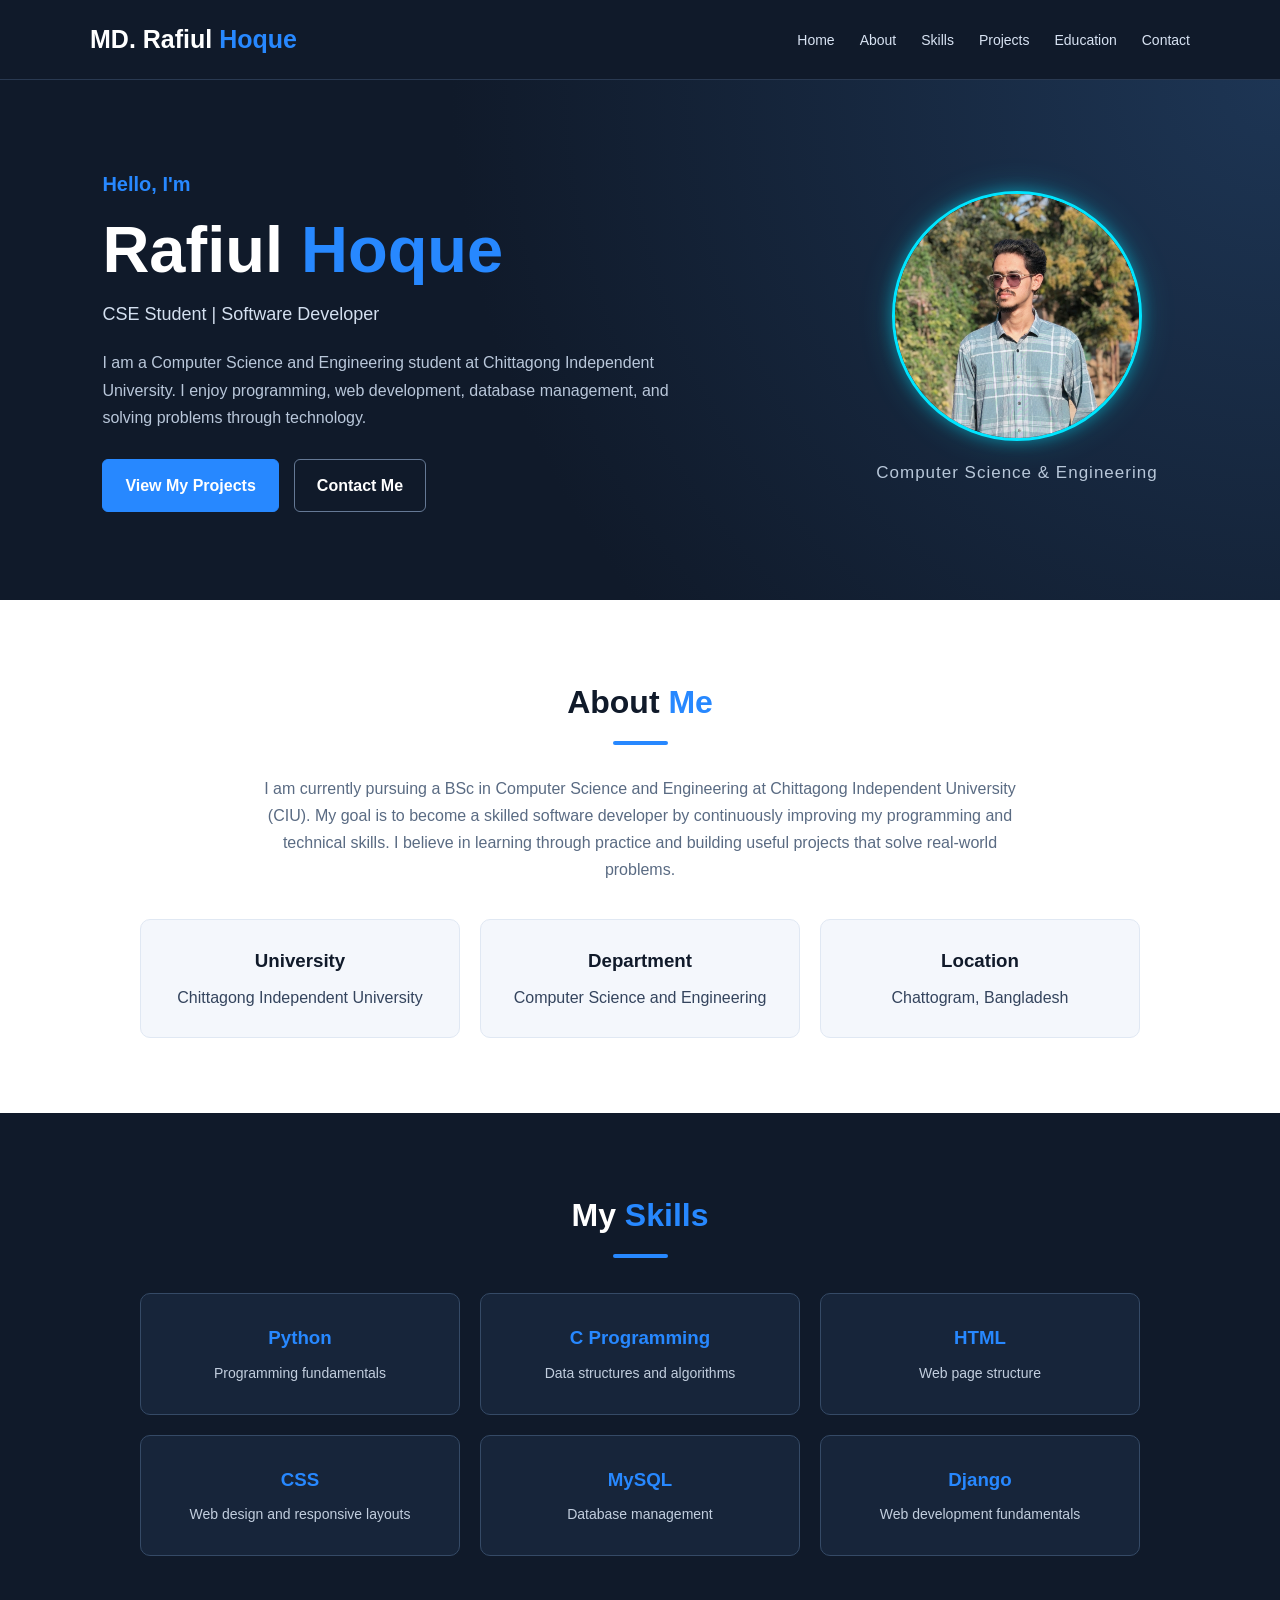
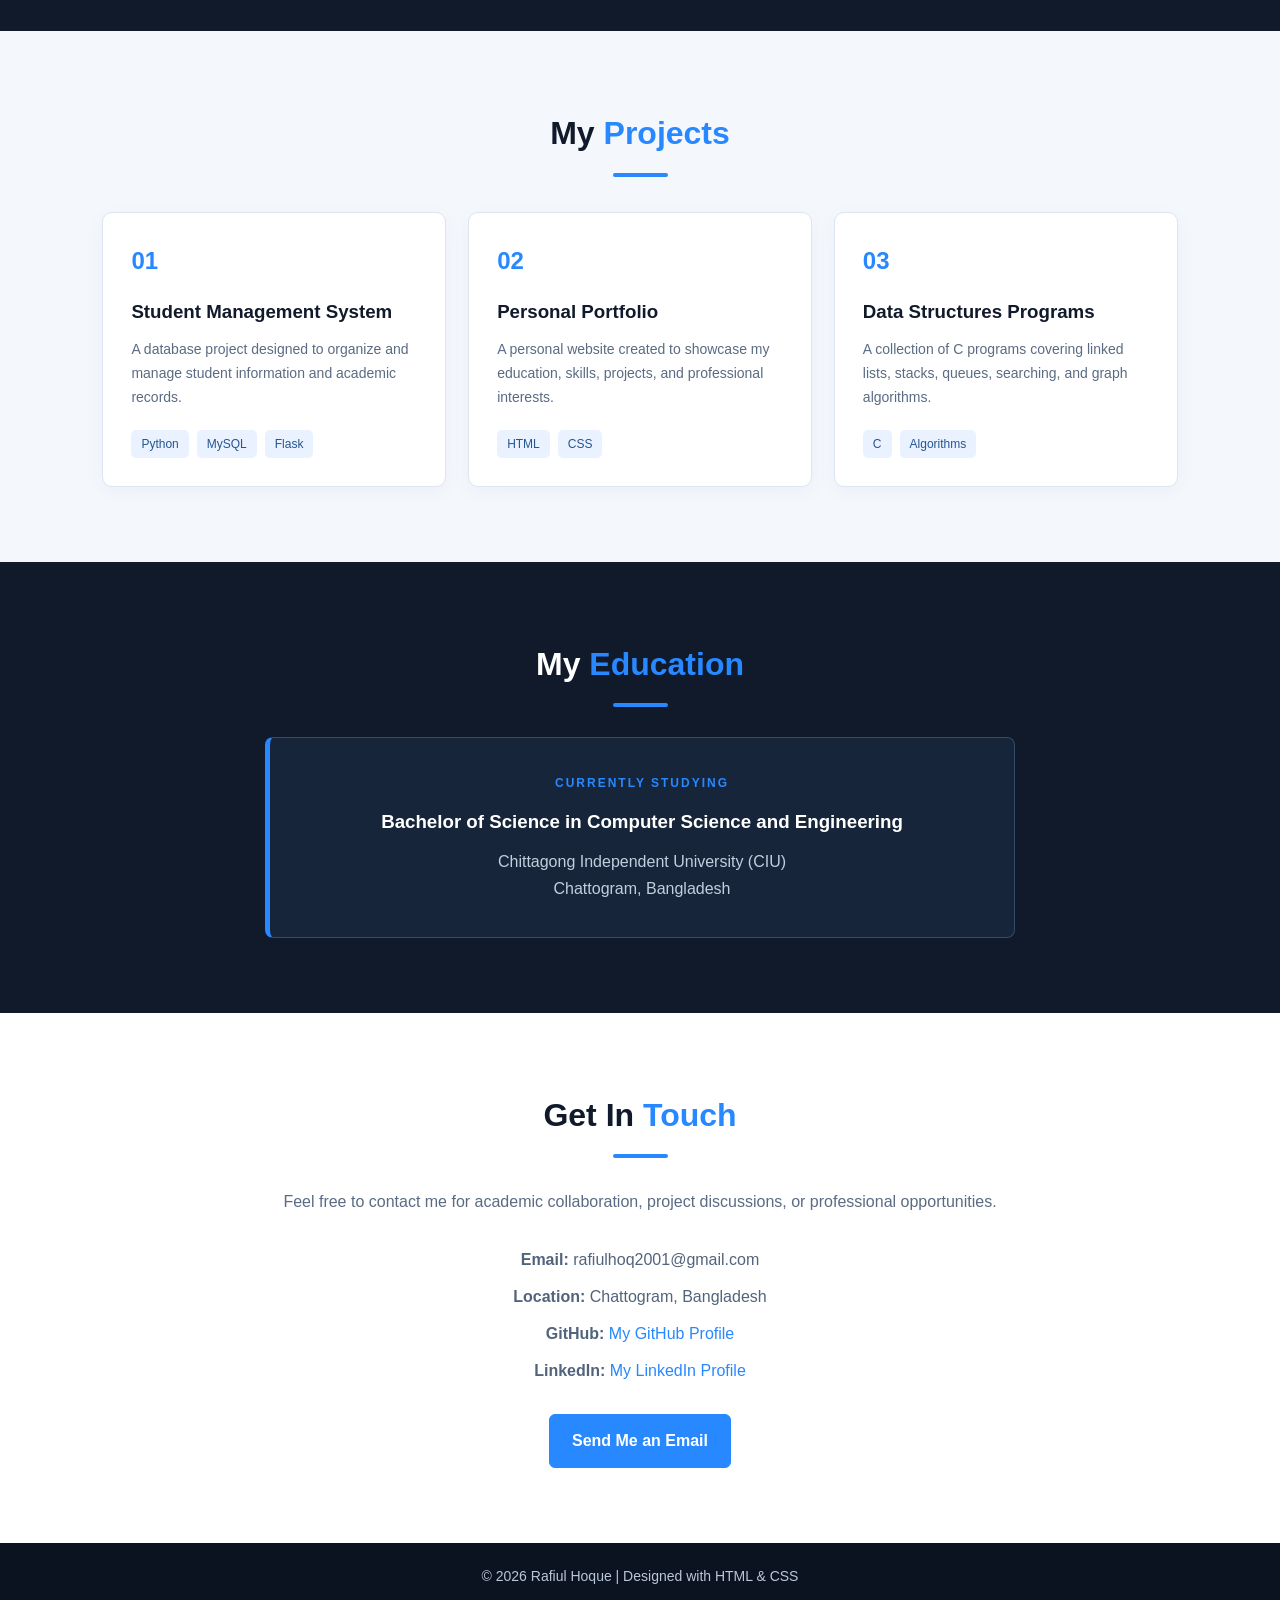
<file: index.html>
<!DOCTYPE html>
<html lang="en">
<head>
    <meta charset="UTF-8">
    <meta name="viewport" content="width=device-width, initial-scale=1.0">
    <title>CSE Portfolio</title>
    <link rel="stylesheet" href="index.css">
</head>
<body>

    <!-- Navigation -->
    <header>
        <nav class="navbar">
            <a href="#home" class="logo">MD. Rafiul<span> Hoque</span></a>

            <ul class="nav-links">
                <li><a href="#home">Home</a></li>
                <li><a href="#about">About</a></li>
                <li><a href="#skills">Skills</a></li>
                <li><a href="#projects">Projects</a></li>
                <li><a href="#education">Education</a></li>
                <li><a href="#contact">Contact</a></li>
            </ul>
        </nav>
    </header>

    <!-- Hero Section -->
    <section id="home" class="hero">
        <div class="hero-content">
            <p class="welcome">Hello, I'm</p>
            <h1>Rafiul <span>Hoque</span></h1>
            <h3>CSE Student | Software Developer</h3>

            <p class="description">
                I am a Computer Science and Engineering student at
                Chittagong Independent University. I enjoy programming,
                web development, database management, and solving problems
                through technology.
            </p>

            <div class="hero-buttons">
                <a href="#projects" class="btn">View My Projects</a>
                <a href="#contact" class="btn btn-outline">Contact Me</a>
            </div>
        </div>

        <div class="profile">
            <img src="./images/image.jpg" alt="My Photo">
            <p>Computer Science & Engineering</p>
        </div>
    </section>

    <!-- About Section -->
    <section id="about" class="section about">
        <h2>About <span>Me</span></h2>
        <div class="underline"></div>

        <p class="section-text">
            I am currently pursuing a BSc in Computer Science and
            Engineering at Chittagong Independent University (CIU).
            My goal is to become a skilled software developer by
            continuously improving my programming and technical skills.
            I believe in learning through practice and building useful
            projects that solve real-world problems.
        </p>

        <div class="about-details">
            <div class="detail-card">
                <h3>University</h3>
                <p>Chittagong Independent University</p>
            </div>

            <div class="detail-card">
                <h3>Department</h3>
                <p>Computer Science and Engineering</p>
            </div>

            <div class="detail-card">
                <h3>Location</h3>
                <p>Chattogram, Bangladesh</p>
            </div>
        </div>
    </section>

    <!-- Skills Section -->
    <section id="skills" class="section skills">
        <h2>My <span>Skills</span></h2>
        <div class="underline"></div>

        <div class="skills-container">
            <div class="skill-card">
                <h3>Python</h3>
                <p>Programming fundamentals</p>
            </div>

            <div class="skill-card">
                <h3>C Programming</h3>
                <p>Data structures and algorithms</p>
            </div>

            <div class="skill-card">
                <h3>HTML</h3>
                <p>Web page structure</p>
            </div>

            <div class="skill-card">
                <h3>CSS</h3>
                <p>Web design and responsive layouts</p>
            </div>

            <div class="skill-card">
                <h3>MySQL</h3>
                <p>Database management</p>
            </div>

            <div class="skill-card">
                <h3>Django</h3>
                <p>Web development fundamentals</p>
            </div>
        </div>
    </section>

    <!-- Projects Section -->
    <section id="projects" class="section projects">
        <h2>My <span>Projects</span></h2>
        <div class="underline"></div>

        <div class="projects-container">

            <div class="project-card">
                <div class="project-number">01</div>
                <h3>Student Management System</h3>
                <p>
                    A database project designed to organize and manage
                    student information and academic records.
                </p>
                <div class="tags">
                    <span>Python</span>
                    <span>MySQL</span>
                    <span>Flask</span>
                </div>
            </div>

            <div class="project-card">
                <div class="project-number">02</div>
                <h3>Personal Portfolio</h3>
                <p>
                    A personal website created to showcase my education,
                    skills, projects, and professional interests.
                </p>
                <div class="tags">
                    <span>HTML</span>
                    <span>CSS</span>
                </div>
            </div>

            <div class="project-card">
                <div class="project-number">03</div>
                <h3>Data Structures Programs</h3>
                <p>
                    A collection of C programs covering linked lists,
                    stacks, queues, searching, and graph algorithms.
                </p>
                <div class="tags">
                    <span>C</span>
                    <span>Algorithms</span>
                </div>
            </div>

        </div>
    </section>

    <!-- Education Section -->
    <section id="education" class="section education">
        <h2>My <span>Education</span></h2>
        <div class="underline"></div>

        <div class="education-card">
            <p class="education-label">CURRENTLY STUDYING</p>
            <h3>Bachelor of Science in Computer Science and Engineering</h3>
            <p>Chittagong Independent University (CIU)</p>
            <p>Chattogram, Bangladesh</p>
        </div>
    </section>

    <!-- Contact Section -->
    <section id="contact" class="section contact">
        <h2>Get In <span>Touch</span></h2>
        <div class="underline"></div>

        <p class="section-text">
            Feel free to contact me for academic collaboration,
            project discussions, or professional opportunities.
        </p>

        <div class="contact-info">
            <p><strong>Email:</strong> rafiulhoq2001@gmail.com</p>
            <p><strong>Location:</strong> Chattogram, Bangladesh</p>
            <p><strong>GitHub:</strong>
                <a href="https://github.com/">My GitHub Profile</a>
            </p>
            <p><strong>LinkedIn:</strong>
                <a href="https://www.linkedin.com/">My LinkedIn Profile</a>
            </p>
        </div>

        <a href="mailto:your.email@example.com" class="btn">
            Send Me an Email
        </a>
    </section>

    <!-- Footer -->
    <footer>
        <p>© 2026 Rafiul Hoque | Designed with HTML & CSS</p>
    </footer>

</body>
</html>
</file>
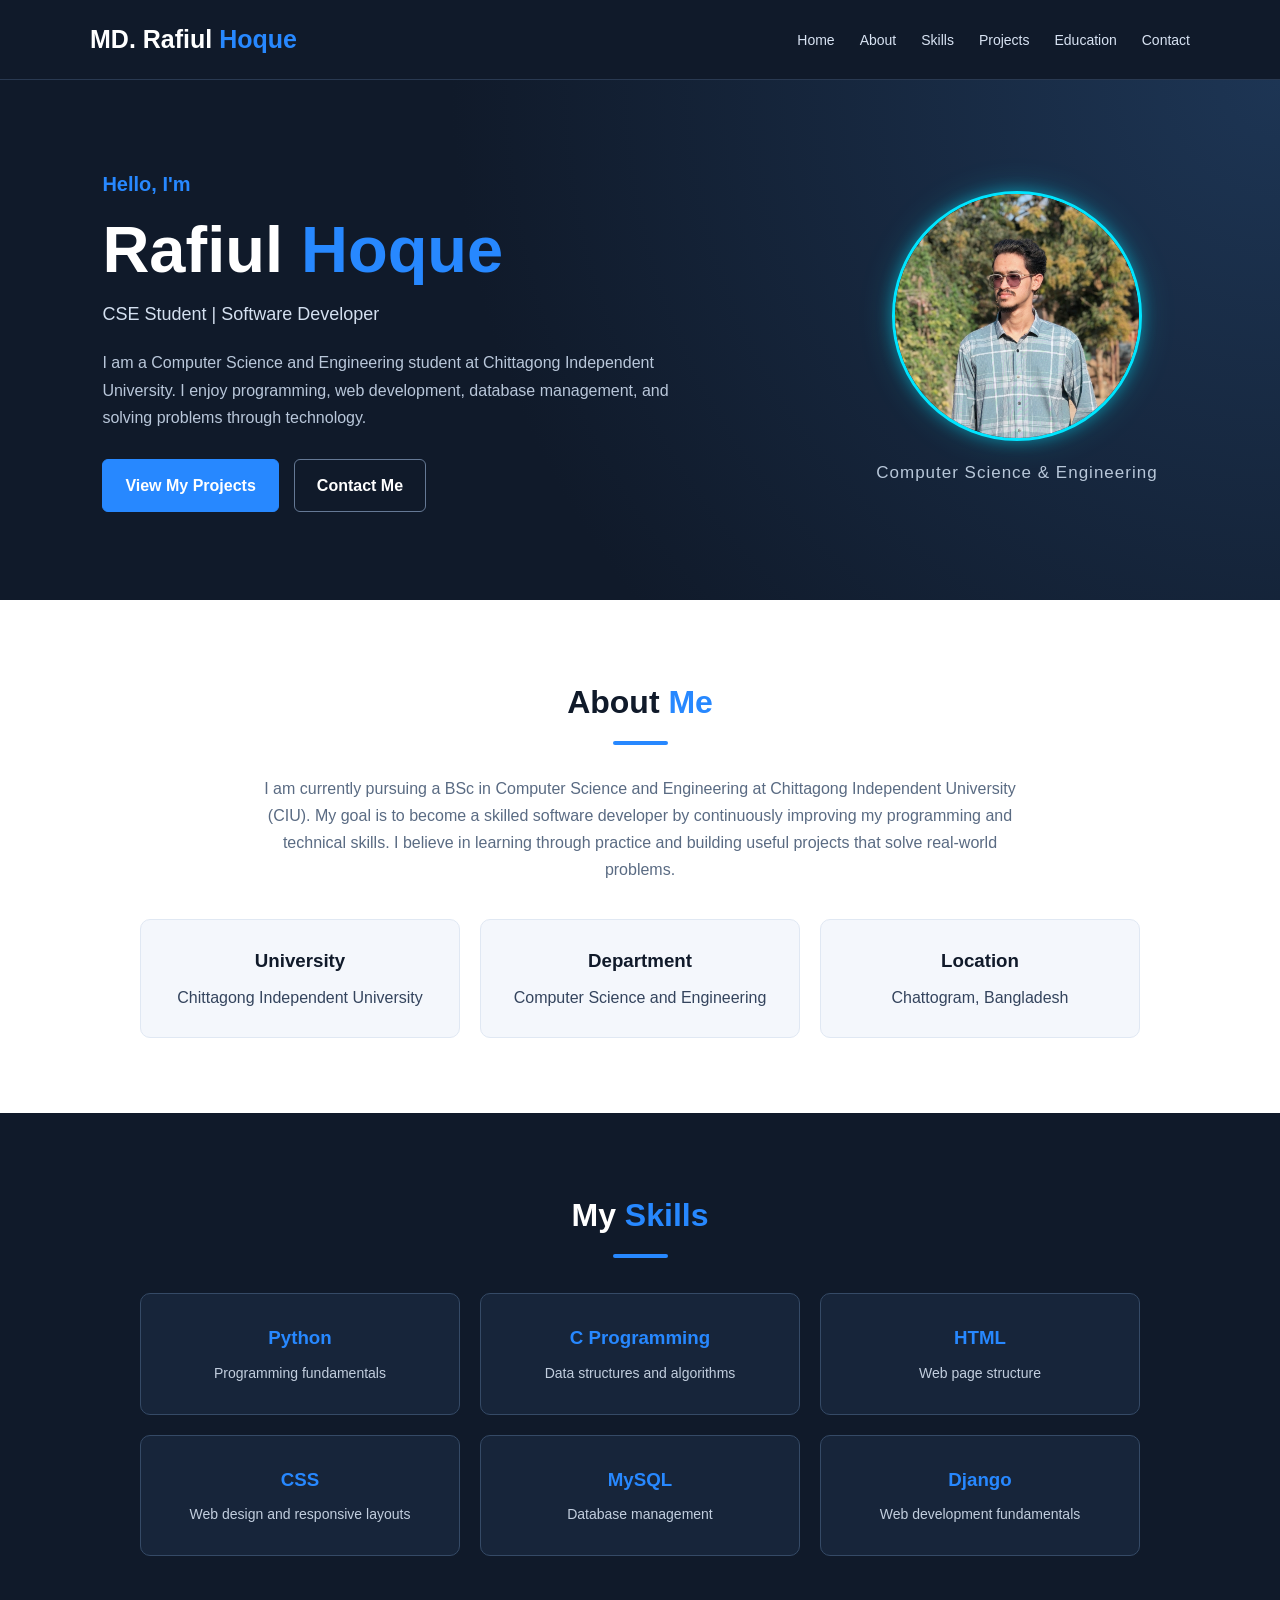
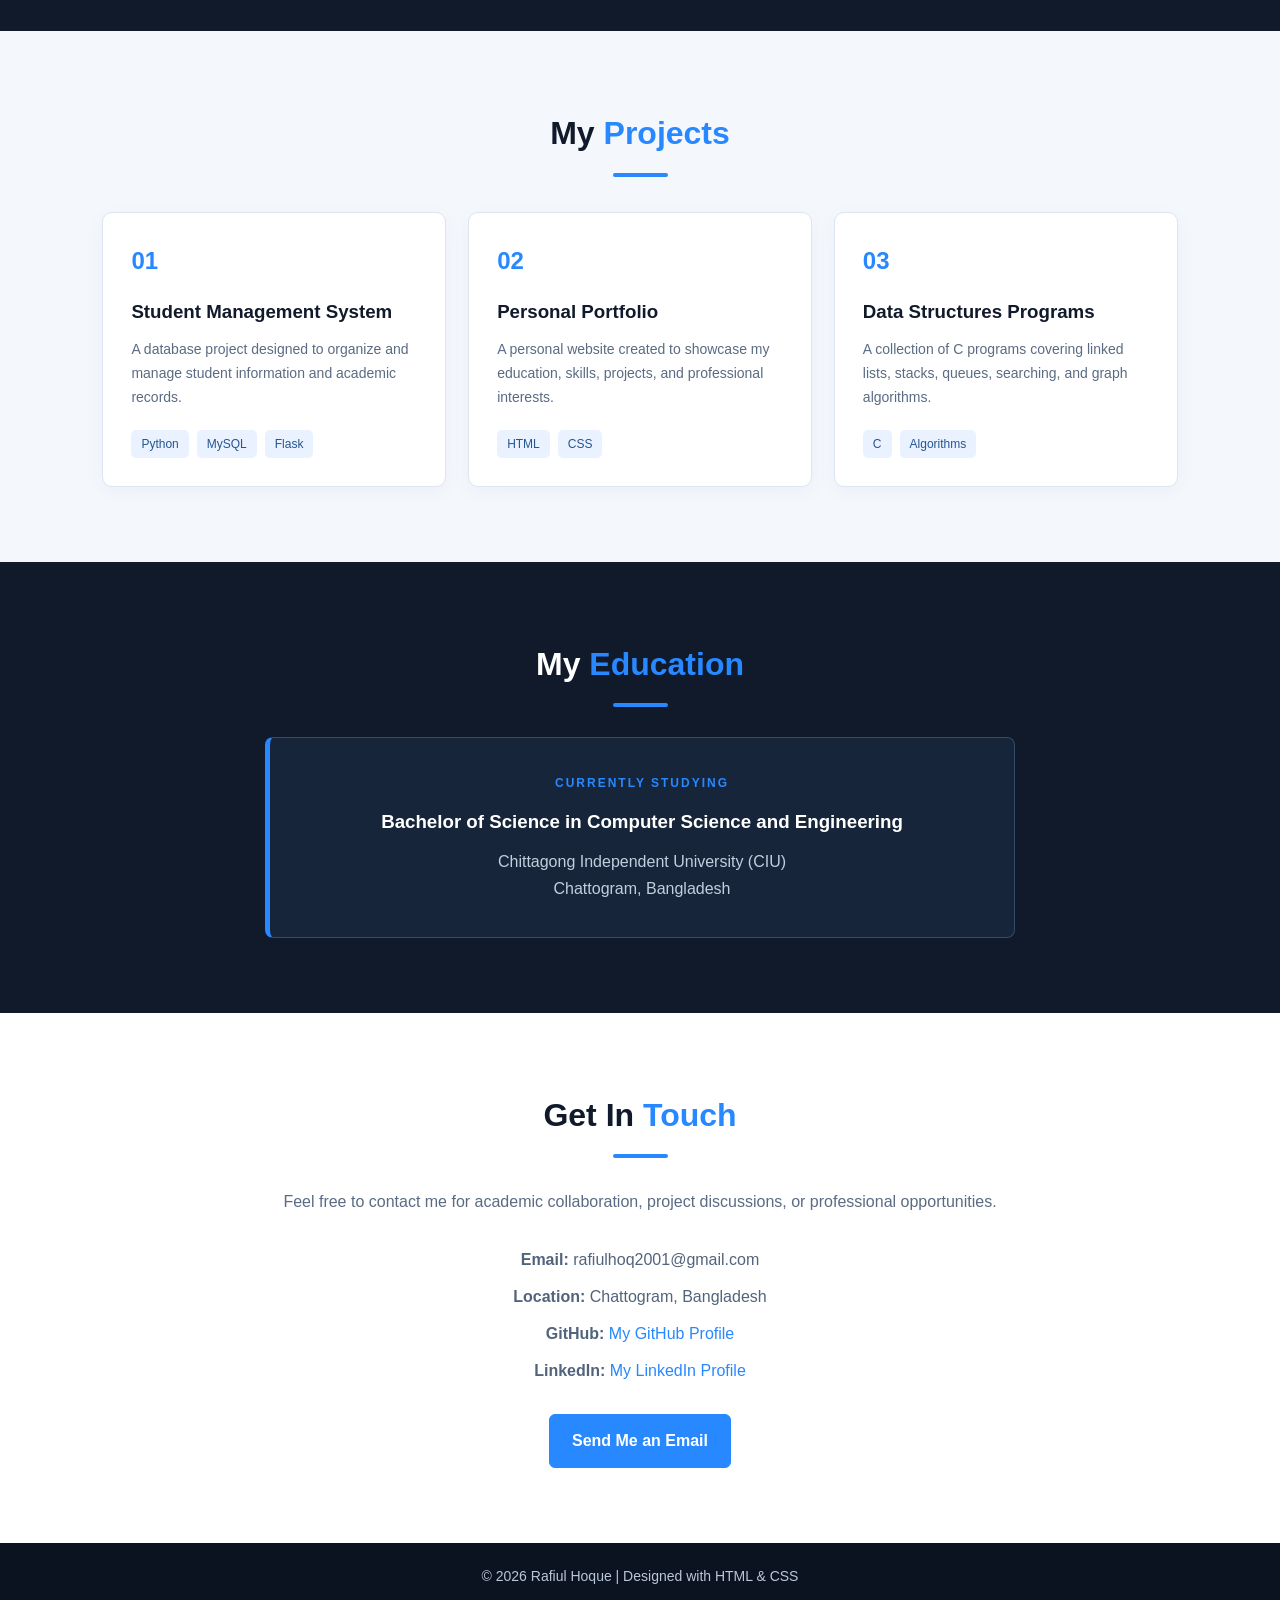
<file: Portfolio/index.html>
<!DOCTYPE html>
<html lang="en">
<head>
    <meta charset="UTF-8">
    <meta name="viewport" content="width=device-width, initial-scale=1.0">
    <title>CSE Portfolio</title>
    <link rel="stylesheet" href="index.css">
</head>
<body>

    <!-- Navigation -->
    <header>
        <nav class="navbar">
            <a href="#home" class="logo">MD. Rafiul<span> Hoque</span></a>

            <ul class="nav-links">
                <li><a href="#home">Home</a></li>
                <li><a href="#about">About</a></li>
                <li><a href="#skills">Skills</a></li>
                <li><a href="#projects">Projects</a></li>
                <li><a href="#education">Education</a></li>
                <li><a href="#contact">Contact</a></li>
            </ul>
        </nav>
    </header>

    <!-- Hero Section -->
    <section id="home" class="hero">
        <div class="hero-content">
            <p class="welcome">Hello, I'm</p>
            <h1>Rafiul <span>Hoque</span></h1>
            <h3>CSE Student | Software Developer</h3>

            <p class="description">
                I am a Computer Science and Engineering student at
                Chittagong Independent University. I enjoy programming,
                web development, database management, and solving problems
                through technology.
            </p>

            <div class="hero-buttons">
                <a href="#projects" class="btn">View My Projects</a>
                <a href="#contact" class="btn btn-outline">Contact Me</a>
            </div>
        </div>

        <div class="profile">
            <img src="./images/image.jpg" alt="My Photo">
            <p>Computer Science & Engineering</p>
        </div>
    </section>

    <!-- About Section -->
    <section id="about" class="section about">
        <h2>About <span>Me</span></h2>
        <div class="underline"></div>

        <p class="section-text">
            I am currently pursuing a BSc in Computer Science and
            Engineering at Chittagong Independent University (CIU).
            My goal is to become a skilled software developer by
            continuously improving my programming and technical skills.
            I believe in learning through practice and building useful
            projects that solve real-world problems.
        </p>

        <div class="about-details">
            <div class="detail-card">
                <h3>University</h3>
                <p>Chittagong Independent University</p>
            </div>

            <div class="detail-card">
                <h3>Department</h3>
                <p>Computer Science and Engineering</p>
            </div>

            <div class="detail-card">
                <h3>Location</h3>
                <p>Chattogram, Bangladesh</p>
            </div>
        </div>
    </section>

    <!-- Skills Section -->
    <section id="skills" class="section skills">
        <h2>My <span>Skills</span></h2>
        <div class="underline"></div>

        <div class="skills-container">
            <div class="skill-card">
                <h3>Python</h3>
                <p>Programming fundamentals</p>
            </div>

            <div class="skill-card">
                <h3>C Programming</h3>
                <p>Data structures and algorithms</p>
            </div>

            <div class="skill-card">
                <h3>HTML</h3>
                <p>Web page structure</p>
            </div>

            <div class="skill-card">
                <h3>CSS</h3>
                <p>Web design and responsive layouts</p>
            </div>

            <div class="skill-card">
                <h3>MySQL</h3>
                <p>Database management</p>
            </div>

            <div class="skill-card">
                <h3>Django</h3>
                <p>Web development fundamentals</p>
            </div>
        </div>
    </section>

    <!-- Projects Section -->
    <section id="projects" class="section projects">
        <h2>My <span>Projects</span></h2>
        <div class="underline"></div>

        <div class="projects-container">

            <div class="project-card">
                <div class="project-number">01</div>
                <h3>Student Management System</h3>
                <p>
                    A database project designed to organize and manage
                    student information and academic records.
                </p>
                <div class="tags">
                    <span>Python</span>
                    <span>MySQL</span>
                    <span>Flask</span>
                </div>
            </div>

            <div class="project-card">
                <div class="project-number">02</div>
                <h3>Personal Portfolio</h3>
                <p>
                    A personal website created to showcase my education,
                    skills, projects, and professional interests.
                </p>
                <div class="tags">
                    <span>HTML</span>
                    <span>CSS</span>
                </div>
            </div>

            <div class="project-card">
                <div class="project-number">03</div>
                <h3>Data Structures Programs</h3>
                <p>
                    A collection of C programs covering linked lists,
                    stacks, queues, searching, and graph algorithms.
                </p>
                <div class="tags">
                    <span>C</span>
                    <span>Algorithms</span>
                </div>
            </div>

        </div>
    </section>

    <!-- Education Section -->
    <section id="education" class="section education">
        <h2>My <span>Education</span></h2>
        <div class="underline"></div>

        <div class="education-card">
            <p class="education-label">CURRENTLY STUDYING</p>
            <h3>Bachelor of Science in Computer Science and Engineering</h3>
            <p>Chittagong Independent University (CIU)</p>
            <p>Chattogram, Bangladesh</p>
        </div>
    </section>

    <!-- Contact Section -->
    <section id="contact" class="section contact">
        <h2>Get In <span>Touch</span></h2>
        <div class="underline"></div>

        <p class="section-text">
            Feel free to contact me for academic collaboration,
            project discussions, or professional opportunities.
        </p>

        <div class="contact-info">
            <p><strong>Email:</strong> rafiulhoq2001@gmail.com</p>
            <p><strong>Location:</strong> Chattogram, Bangladesh</p>
            <p><strong>GitHub:</strong>
                <a href="https://github.com/">My GitHub Profile</a>
            </p>
            <p><strong>LinkedIn:</strong>
                <a href="https://www.linkedin.com/">My LinkedIn Profile</a>
            </p>
        </div>

        <a href="mailto:your.email@example.com" class="btn">
            Send Me an Email
        </a>
    </section>

    <!-- Footer -->
    <footer>
        <p>© 2026 Rafiul Hoque | Designed with HTML & CSS</p>
    </footer>

</body>
</html>
</file>
<file: index.css>
/* General Styles */
* {
    margin: 0;
    padding: 0;
    box-sizing: border-box;
    scroll-behavior: smooth;
}

:root {
    --dark: #101a2a;
    --dark-card: #17253a;
    --blue: #2788ff;
    --white: #ffffff;
    --light: #f4f7fc;
    --text: #34445d;
}

body {
    font-family: Arial, Helvetica, sans-serif;
    line-height: 1.7;
    color: var(--text);
    background: var(--light);
}

a {
    text-decoration: none;
}

span {
    color: var(--blue);
}

section {
    scroll-margin-top: 85px;
}

/* Navigation */
header {
    background: var(--dark);
    position: sticky;
    top: 0;
    z-index: 100;
    border-bottom: 1px solid #293951;
}

.navbar {
    max-width: 1150px;
    margin: auto;
    padding: 18px 25px;
    display: flex;
    justify-content: space-between;
    align-items: center;
    gap: 25px;
}

.logo {
    color: var(--white);
    font-size: 25px;
    font-weight: bold;
    white-space: nowrap;
}

.nav-links {
    display: flex;
    list-style: none;
    gap: 25px;
}

.nav-links a {
    color: #d8e3f3;
    font-size: 14px;
    transition: 0.3s;
}

.nav-links a:hover {
    color: var(--blue);
}

/* Hero Section */
.hero {
    min-height: 520px;
    padding: 80px 8%;
    display: flex;
    align-items: center;
    justify-content: space-between;
    gap: 50px;
    background: radial-gradient(
        circle at top right,
        #1d3554,
        var(--dark) 60%
    );
    color: var(--white);
}

.hero-content {
    max-width: 650px;
}

.welcome {
    color: var(--blue);
    font-size: 20px;
    font-weight: bold;
}

.hero h1 {
    font-size: clamp(42px, 6vw, 65px);
    line-height: 1.2;
    margin: 10px 0;
}

.hero h3 {
    color: #d4e0f0;
    font-size: 18px;
    font-weight: normal;
    margin-bottom: 20px;
}

.description {
    max-width: 580px;
    color: #b9c7da;
    margin-bottom: 28px;
}

.hero-buttons {
    display: flex;
    gap: 15px;
    flex-wrap: wrap;
}

.btn {
    display: inline-block;
    padding: 12px 22px;
    background: var(--blue);
    color: var(--white);
    border-radius: 6px;
    font-weight: bold;
    transition: 0.3s;
    border: 1px solid var(--blue);
}

.btn:hover {
    background: #126edb;
    transform: translateY(-2px);
}

.btn-outline {
    background: transparent;
    border-color: #657995;
}

.btn-outline:hover {
    background: var(--dark-card);
}

.profile {
    text-align: center;
    min-width: 230px;
}

.profile-circle {
    width: 230px;
    height: 230px;
    margin: auto;
    border: 6px solid var(--blue);
    border-radius: 50%;
    display: flex;
    justify-content: center;
    align-items: center;
    background: var(--dark-card);
    color: var(--white);
    font-size: 65px;
    font-weight: bold;
}

.profile p {
    margin-top: 18px;
    color: #b9c7da;
    font-size: 13px;
}

/* Common Sections */
.section {
    padding: 75px 8%;
    text-align: center;
}

.section h2 {
    color: var(--dark);
    font-size: 32px;
    margin-bottom: 5px;
}

.underline {
    width: 55px;
    height: 4px;
    margin: 12px auto 30px;
    background: var(--blue);
    border-radius: 5px;
}

.section-text {
    max-width: 760px;
    margin: 0 auto 30px;
    color: #5a6b83;
}

/* About */
.about {
    background: var(--white);
}

.about-details {
    max-width: 1000px;
    margin: 35px auto 0;
    display: grid;
    grid-template-columns: repeat(3, 1fr);
    gap: 20px;
}

.detail-card {
    padding: 25px 18px;
    background: var(--light);
    border: 1px solid #e0e8f3;
    border-radius: 10px;
    transition: 0.3s;
}

.detail-card:hover {
    transform: translateY(-5px);
    border-color: var(--blue);
}

.detail-card h3 {
    color: var(--dark);
    margin-bottom: 8px;
}

/* Skills */
.skills {
    background: var(--dark);
}

.skills h2 {
    color: var(--white);
}

.skills-container {
    max-width: 1000px;
    margin: 35px auto 0;
    display: grid;
    grid-template-columns: repeat(3, 1fr);
    gap: 20px;
}

.skill-card {
    padding: 28px 15px;
    background: var(--dark-card);
    border: 1px solid #354a66;
    border-radius: 10px;
    transition: 0.3s;
}

.skill-card:hover {
    transform: translateY(-5px);
    border-color: var(--blue);
}

.skill-card h3 {
    color: var(--blue);
    margin-bottom: 8px;
}

.skill-card p {
    color: #c2cede;
    font-size: 14px;
}

/* Projects */
.projects {
    background: var(--light);
}

.projects-container {
    max-width: 1100px;
    margin: 35px auto 0;
    display: grid;
    grid-template-columns: repeat(3, 1fr);
    gap: 22px;
    text-align: left;
}

.project-card {
    padding: 28px;
    background: var(--white);
    border: 1px solid #dce5f1;
    border-radius: 10px;
    box-shadow: 0 5px 20px rgba(20, 40, 70, 0.04);
    transition: 0.3s;
}

.project-card:hover {
    transform: translateY(-6px);
    box-shadow: 0 12px 30px rgba(20, 40, 70, 0.1);
}

.project-number {
    color: var(--blue);
    font-size: 24px;
    font-weight: bold;
}

.project-card h3 {
    color: var(--dark);
    margin: 15px 0 10px;
}

.project-card p {
    font-size: 14px;
    color: #5a6b83;
    margin-bottom: 20px;
}

.tags {
    display: flex;
    gap: 8px;
    flex-wrap: wrap;
}

.tags span {
    background: #eaf2ff;
    color: #24558f;
    padding: 4px 10px;
    border-radius: 5px;
    font-size: 12px;
}

/* Education */
.education {
    background: var(--dark);
}

.education h2 {
    color: var(--white);
}

.education-card {
    max-width: 750px;
    margin: 30px auto 0;
    padding: 35px;
    background: var(--dark-card);
    border: 1px solid #354a66;
    border-left: 5px solid var(--blue);
    border-radius: 8px;
}

.education-label {
    color: var(--blue);
    font-size: 12px;
    font-weight: bold;
    letter-spacing: 2px;
    margin-bottom: 12px;
}

.education-card h3 {
    color: var(--white);
    margin-bottom: 10px;
}

.education-card p:not(.education-label) {
    color: #c2cede;
}

/* Contact */
.contact {
    background: var(--white);
}

.contact-info {
    margin: 25px auto 30px;
    color: #52647c;
}

.contact-info p {
    margin: 10px 0;
}

.contact-info a {
    color: var(--blue);
}

.contact-info a:hover {
    text-decoration: underline;
}

/* Footer */
footer {
    padding: 22px;
    text-align: center;
    background: #0b1320;
    color: #b9c7da;
    font-size: 14px;
}

/* Responsive Design */
@media (max-width: 900px) {
    .navbar {
        flex-direction: column;
    }

    .nav-links {
        justify-content: center;
        flex-wrap: wrap;
        gap: 12px 20px;
    }

    .hero {
        padding: 65px 6%;
        gap: 30px;
    }

    .profile-circle {
        width: 190px;
        height: 190px;
        font-size: 50px;
    }

    .projects-container {
        grid-template-columns: repeat(2, 1fr);
    }
}

@media (max-width: 600px) {
    .hero {
        flex-direction: column-reverse;
        text-align: center;
    }

    .hero-buttons {
        justify-content: center;
    }

    .hero h1 {
        font-size: 42px;
    }

    .profile-circle {
        width: 150px;
        height: 150px;
        font-size: 42px;
    }

    .section {
        padding: 55px 6%;
    }

    .section h2 {
        font-size: 28px;
    }

    .about-details,
    .skills-container,
    .projects-container {
        grid-template-columns: 1fr;
    }

    .nav-links {
        gap: 10px 14px;
    }

    .nav-links a {
        font-size: 13px;
    }

    .education-card {
        padding: 25px 18px;
    }
}


/* Profile Section */
.profile {
    display: flex;
    flex-direction: column;
    align-items: center;
    justify-content: center;
    gap: 18px;
    padding: 30px 20px;
}

/* Profile Image */
.profile img {
    width: 250px;
    height: 250px;
    object-fit: cover;
    object-position: center top;

    border-radius: 50%;
    border: 3px solid #00e5ff;

    background: #101827;
    box-shadow:
        0 0 15px rgba(0, 229, 255, 0.45),
        0 0 35px rgba(0, 229, 255, 0.20);

    transition: transform 0.35s ease,
                box-shadow 0.35s ease;
}

/* Hover Effect */
.profile img:hover {
    transform: scale(1.05);
    box-shadow:
        0 0 20px rgba(0, 229, 255, 0.7),
        0 0 50px rgba(0, 229, 255, 0.35);
}

/* Profile Text */
.profile p {
    color: #b8c7d9;
    font-size: 17px;
    font-weight: 500;
    letter-spacing: 1px;
    text-align: center;
    margin: 0;
}

/* Mobile Responsive */
@media (max-width: 600px) {
    .profile img {
        width: 190px;
        height: 190px;
    }

    .profile p {
        font-size: 14px;
    }
}
</file>
<file: Portfolio/index.css>
/* General Styles */
* {
    margin: 0;
    padding: 0;
    box-sizing: border-box;
    scroll-behavior: smooth;
}

:root {
    --dark: #101a2a;
    --dark-card: #17253a;
    --blue: #2788ff;
    --white: #ffffff;
    --light: #f4f7fc;
    --text: #34445d;
}

body {
    font-family: Arial, Helvetica, sans-serif;
    line-height: 1.7;
    color: var(--text);
    background: var(--light);
}

a {
    text-decoration: none;
}

span {
    color: var(--blue);
}

section {
    scroll-margin-top: 85px;
}

/* Navigation */
header {
    background: var(--dark);
    position: sticky;
    top: 0;
    z-index: 100;
    border-bottom: 1px solid #293951;
}

.navbar {
    max-width: 1150px;
    margin: auto;
    padding: 18px 25px;
    display: flex;
    justify-content: space-between;
    align-items: center;
    gap: 25px;
}

.logo {
    color: var(--white);
    font-size: 25px;
    font-weight: bold;
    white-space: nowrap;
}

.nav-links {
    display: flex;
    list-style: none;
    gap: 25px;
}

.nav-links a {
    color: #d8e3f3;
    font-size: 14px;
    transition: 0.3s;
}

.nav-links a:hover {
    color: var(--blue);
}

/* Hero Section */
.hero {
    min-height: 520px;
    padding: 80px 8%;
    display: flex;
    align-items: center;
    justify-content: space-between;
    gap: 50px;
    background: radial-gradient(
        circle at top right,
        #1d3554,
        var(--dark) 60%
    );
    color: var(--white);
}

.hero-content {
    max-width: 650px;
}

.welcome {
    color: var(--blue);
    font-size: 20px;
    font-weight: bold;
}

.hero h1 {
    font-size: clamp(42px, 6vw, 65px);
    line-height: 1.2;
    margin: 10px 0;
}

.hero h3 {
    color: #d4e0f0;
    font-size: 18px;
    font-weight: normal;
    margin-bottom: 20px;
}

.description {
    max-width: 580px;
    color: #b9c7da;
    margin-bottom: 28px;
}

.hero-buttons {
    display: flex;
    gap: 15px;
    flex-wrap: wrap;
}

.btn {
    display: inline-block;
    padding: 12px 22px;
    background: var(--blue);
    color: var(--white);
    border-radius: 6px;
    font-weight: bold;
    transition: 0.3s;
    border: 1px solid var(--blue);
}

.btn:hover {
    background: #126edb;
    transform: translateY(-2px);
}

.btn-outline {
    background: transparent;
    border-color: #657995;
}

.btn-outline:hover {
    background: var(--dark-card);
}

.profile {
    text-align: center;
    min-width: 230px;
}

.profile-circle {
    width: 230px;
    height: 230px;
    margin: auto;
    border: 6px solid var(--blue);
    border-radius: 50%;
    display: flex;
    justify-content: center;
    align-items: center;
    background: var(--dark-card);
    color: var(--white);
    font-size: 65px;
    font-weight: bold;
}

.profile p {
    margin-top: 18px;
    color: #b9c7da;
    font-size: 13px;
}

/* Common Sections */
.section {
    padding: 75px 8%;
    text-align: center;
}

.section h2 {
    color: var(--dark);
    font-size: 32px;
    margin-bottom: 5px;
}

.underline {
    width: 55px;
    height: 4px;
    margin: 12px auto 30px;
    background: var(--blue);
    border-radius: 5px;
}

.section-text {
    max-width: 760px;
    margin: 0 auto 30px;
    color: #5a6b83;
}

/* About */
.about {
    background: var(--white);
}

.about-details {
    max-width: 1000px;
    margin: 35px auto 0;
    display: grid;
    grid-template-columns: repeat(3, 1fr);
    gap: 20px;
}

.detail-card {
    padding: 25px 18px;
    background: var(--light);
    border: 1px solid #e0e8f3;
    border-radius: 10px;
    transition: 0.3s;
}

.detail-card:hover {
    transform: translateY(-5px);
    border-color: var(--blue);
}

.detail-card h3 {
    color: var(--dark);
    margin-bottom: 8px;
}

/* Skills */
.skills {
    background: var(--dark);
}

.skills h2 {
    color: var(--white);
}

.skills-container {
    max-width: 1000px;
    margin: 35px auto 0;
    display: grid;
    grid-template-columns: repeat(3, 1fr);
    gap: 20px;
}

.skill-card {
    padding: 28px 15px;
    background: var(--dark-card);
    border: 1px solid #354a66;
    border-radius: 10px;
    transition: 0.3s;
}

.skill-card:hover {
    transform: translateY(-5px);
    border-color: var(--blue);
}

.skill-card h3 {
    color: var(--blue);
    margin-bottom: 8px;
}

.skill-card p {
    color: #c2cede;
    font-size: 14px;
}

/* Projects */
.projects {
    background: var(--light);
}

.projects-container {
    max-width: 1100px;
    margin: 35px auto 0;
    display: grid;
    grid-template-columns: repeat(3, 1fr);
    gap: 22px;
    text-align: left;
}

.project-card {
    padding: 28px;
    background: var(--white);
    border: 1px solid #dce5f1;
    border-radius: 10px;
    box-shadow: 0 5px 20px rgba(20, 40, 70, 0.04);
    transition: 0.3s;
}

.project-card:hover {
    transform: translateY(-6px);
    box-shadow: 0 12px 30px rgba(20, 40, 70, 0.1);
}

.project-number {
    color: var(--blue);
    font-size: 24px;
    font-weight: bold;
}

.project-card h3 {
    color: var(--dark);
    margin: 15px 0 10px;
}

.project-card p {
    font-size: 14px;
    color: #5a6b83;
    margin-bottom: 20px;
}

.tags {
    display: flex;
    gap: 8px;
    flex-wrap: wrap;
}

.tags span {
    background: #eaf2ff;
    color: #24558f;
    padding: 4px 10px;
    border-radius: 5px;
    font-size: 12px;
}

/* Education */
.education {
    background: var(--dark);
}

.education h2 {
    color: var(--white);
}

.education-card {
    max-width: 750px;
    margin: 30px auto 0;
    padding: 35px;
    background: var(--dark-card);
    border: 1px solid #354a66;
    border-left: 5px solid var(--blue);
    border-radius: 8px;
}

.education-label {
    color: var(--blue);
    font-size: 12px;
    font-weight: bold;
    letter-spacing: 2px;
    margin-bottom: 12px;
}

.education-card h3 {
    color: var(--white);
    margin-bottom: 10px;
}

.education-card p:not(.education-label) {
    color: #c2cede;
}

/* Contact */
.contact {
    background: var(--white);
}

.contact-info {
    margin: 25px auto 30px;
    color: #52647c;
}

.contact-info p {
    margin: 10px 0;
}

.contact-info a {
    color: var(--blue);
}

.contact-info a:hover {
    text-decoration: underline;
}

/* Footer */
footer {
    padding: 22px;
    text-align: center;
    background: #0b1320;
    color: #b9c7da;
    font-size: 14px;
}

/* Responsive Design */
@media (max-width: 900px) {
    .navbar {
        flex-direction: column;
    }

    .nav-links {
        justify-content: center;
        flex-wrap: wrap;
        gap: 12px 20px;
    }

    .hero {
        padding: 65px 6%;
        gap: 30px;
    }

    .profile-circle {
        width: 190px;
        height: 190px;
        font-size: 50px;
    }

    .projects-container {
        grid-template-columns: repeat(2, 1fr);
    }
}

@media (max-width: 600px) {
    .hero {
        flex-direction: column-reverse;
        text-align: center;
    }

    .hero-buttons {
        justify-content: center;
    }

    .hero h1 {
        font-size: 42px;
    }

    .profile-circle {
        width: 150px;
        height: 150px;
        font-size: 42px;
    }

    .section {
        padding: 55px 6%;
    }

    .section h2 {
        font-size: 28px;
    }

    .about-details,
    .skills-container,
    .projects-container {
        grid-template-columns: 1fr;
    }

    .nav-links {
        gap: 10px 14px;
    }

    .nav-links a {
        font-size: 13px;
    }

    .education-card {
        padding: 25px 18px;
    }
}


/* Profile Section */
.profile {
    display: flex;
    flex-direction: column;
    align-items: center;
    justify-content: center;
    gap: 18px;
    padding: 30px 20px;
}

/* Profile Image */
.profile img {
    width: 250px;
    height: 250px;
    object-fit: cover;
    object-position: center top;

    border-radius: 50%;
    border: 3px solid #00e5ff;

    background: #101827;
    box-shadow:
        0 0 15px rgba(0, 229, 255, 0.45),
        0 0 35px rgba(0, 229, 255, 0.20);

    transition: transform 0.35s ease,
                box-shadow 0.35s ease;
}

/* Hover Effect */
.profile img:hover {
    transform: scale(1.05);
    box-shadow:
        0 0 20px rgba(0, 229, 255, 0.7),
        0 0 50px rgba(0, 229, 255, 0.35);
}

/* Profile Text */
.profile p {
    color: #b8c7d9;
    font-size: 17px;
    font-weight: 500;
    letter-spacing: 1px;
    text-align: center;
    margin: 0;
}

/* Mobile Responsive */
@media (max-width: 600px) {
    .profile img {
        width: 190px;
        height: 190px;
    }

    .profile p {
        font-size: 14px;
    }
}
</file>
